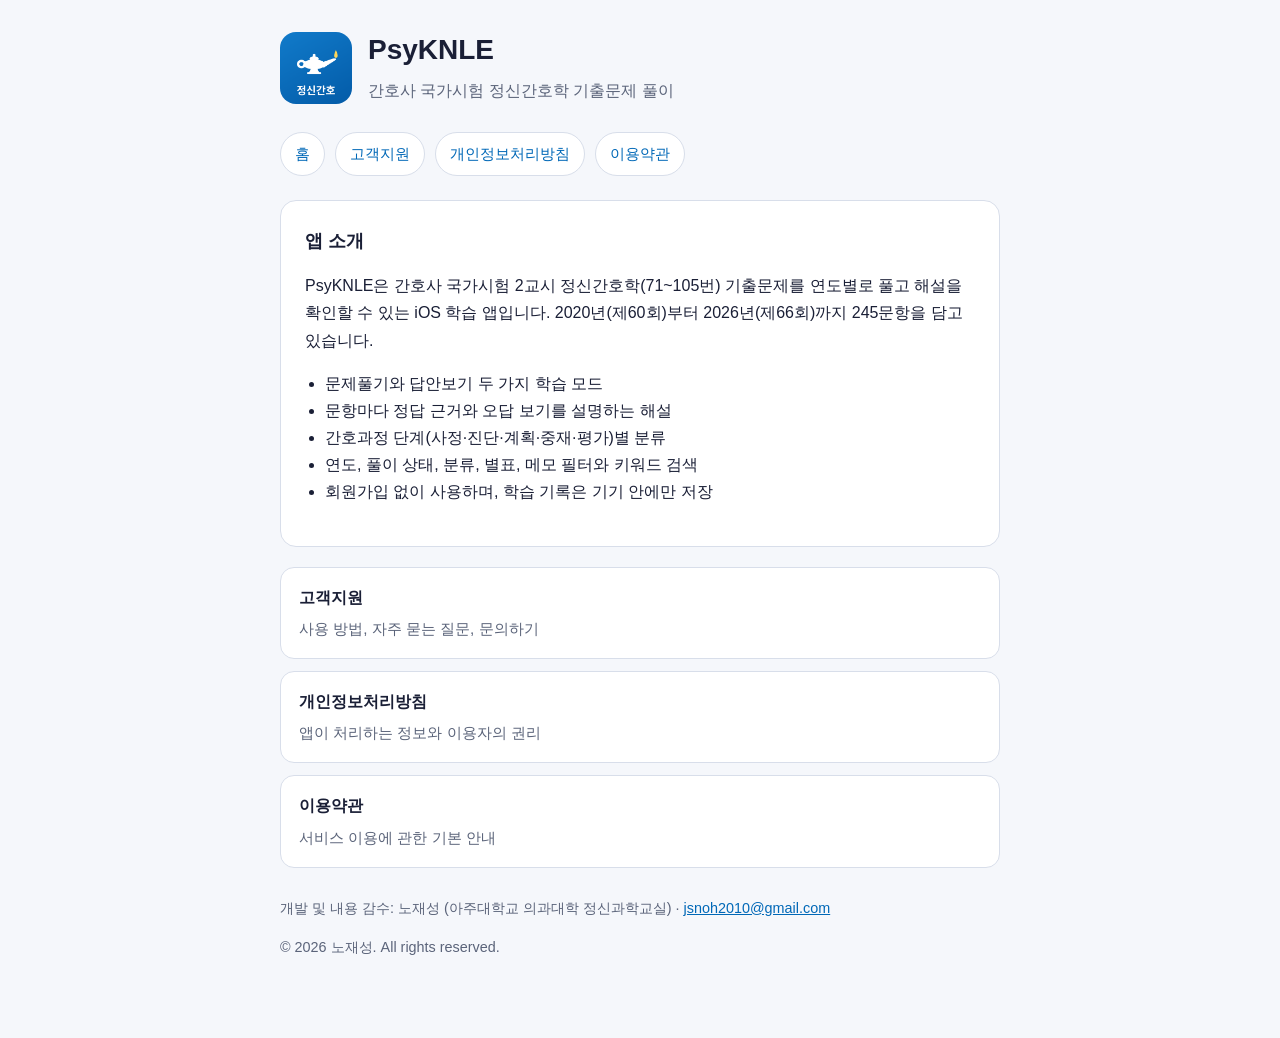
<file: docs/index.html>
<!DOCTYPE html>
<html lang="ko">
<head>
  <meta charset="utf-8">
  <meta name="viewport" content="width=device-width, initial-scale=1">
  <title>PsyKNLE | 간호사 국가시험 정신간호학</title>
  <meta name="description" content="간호사 국가시험 정신간호학 기출문제 풀이 앱 PsyKNLE의 소개, 고객지원, 개인정보처리방침">
  <link rel="icon" href="icon.png">
  <link rel="apple-touch-icon" href="icon.png">
  <link rel="stylesheet" href="style.css">
</head>
<body>
  <div class="wrap">
    <header class="brand">
      <img src="icon.png" alt="PsyKNLE 앱 아이콘">
      <div>
        <h1>PsyKNLE</h1>
        <p>간호사 국가시험 정신간호학 기출문제 풀이</p>
      </div>
    </header>

    <nav>
      <a href="index.html">홈</a>
      <a href="support.html">고객지원</a>
      <a href="privacy.html">개인정보처리방침</a>
      <a href="terms.html">이용약관</a>
    </nav>

    <section class="card">
      <h2>앱 소개</h2>
      <p>
        PsyKNLE은 간호사 국가시험 2교시 정신간호학(71~105번) 기출문제를 연도별로 풀고
        해설을 확인할 수 있는 iOS 학습 앱입니다. 2020년(제60회)부터 2026년(제66회)까지
        245문항을 담고 있습니다.
      </p>
      <ul>
        <li>문제풀기와 답안보기 두 가지 학습 모드</li>
        <li>문항마다 정답 근거와 오답 보기를 설명하는 해설</li>
        <li>간호과정 단계(사정·진단·계획·중재·평가)별 분류</li>
        <li>연도, 풀이 상태, 분류, 별표, 메모 필터와 키워드 검색</li>
        <li>회원가입 없이 사용하며, 학습 기록은 기기 안에만 저장</li>
      </ul>
    </section>

    <section class="hero-links">
      <a href="support.html">
        <strong>고객지원</strong>
        <span>사용 방법, 자주 묻는 질문, 문의하기</span>
      </a>
      <a href="privacy.html">
        <strong>개인정보처리방침</strong>
        <span>앱이 처리하는 정보와 이용자의 권리</span>
      </a>
      <a href="terms.html">
        <strong>이용약관</strong>
        <span>서비스 이용에 관한 기본 안내</span>
      </a>
    </section>

    <footer>
      <p>개발 및 내용 감수: 노재성 (아주대학교 의과대학 정신과학교실) · <a href="mailto:jsnoh2010@gmail.com">jsnoh2010@gmail.com</a></p>
      <p>© 2026 노재성. All rights reserved.</p>
    </footer>
  </div>
</body>
</html>
</file>
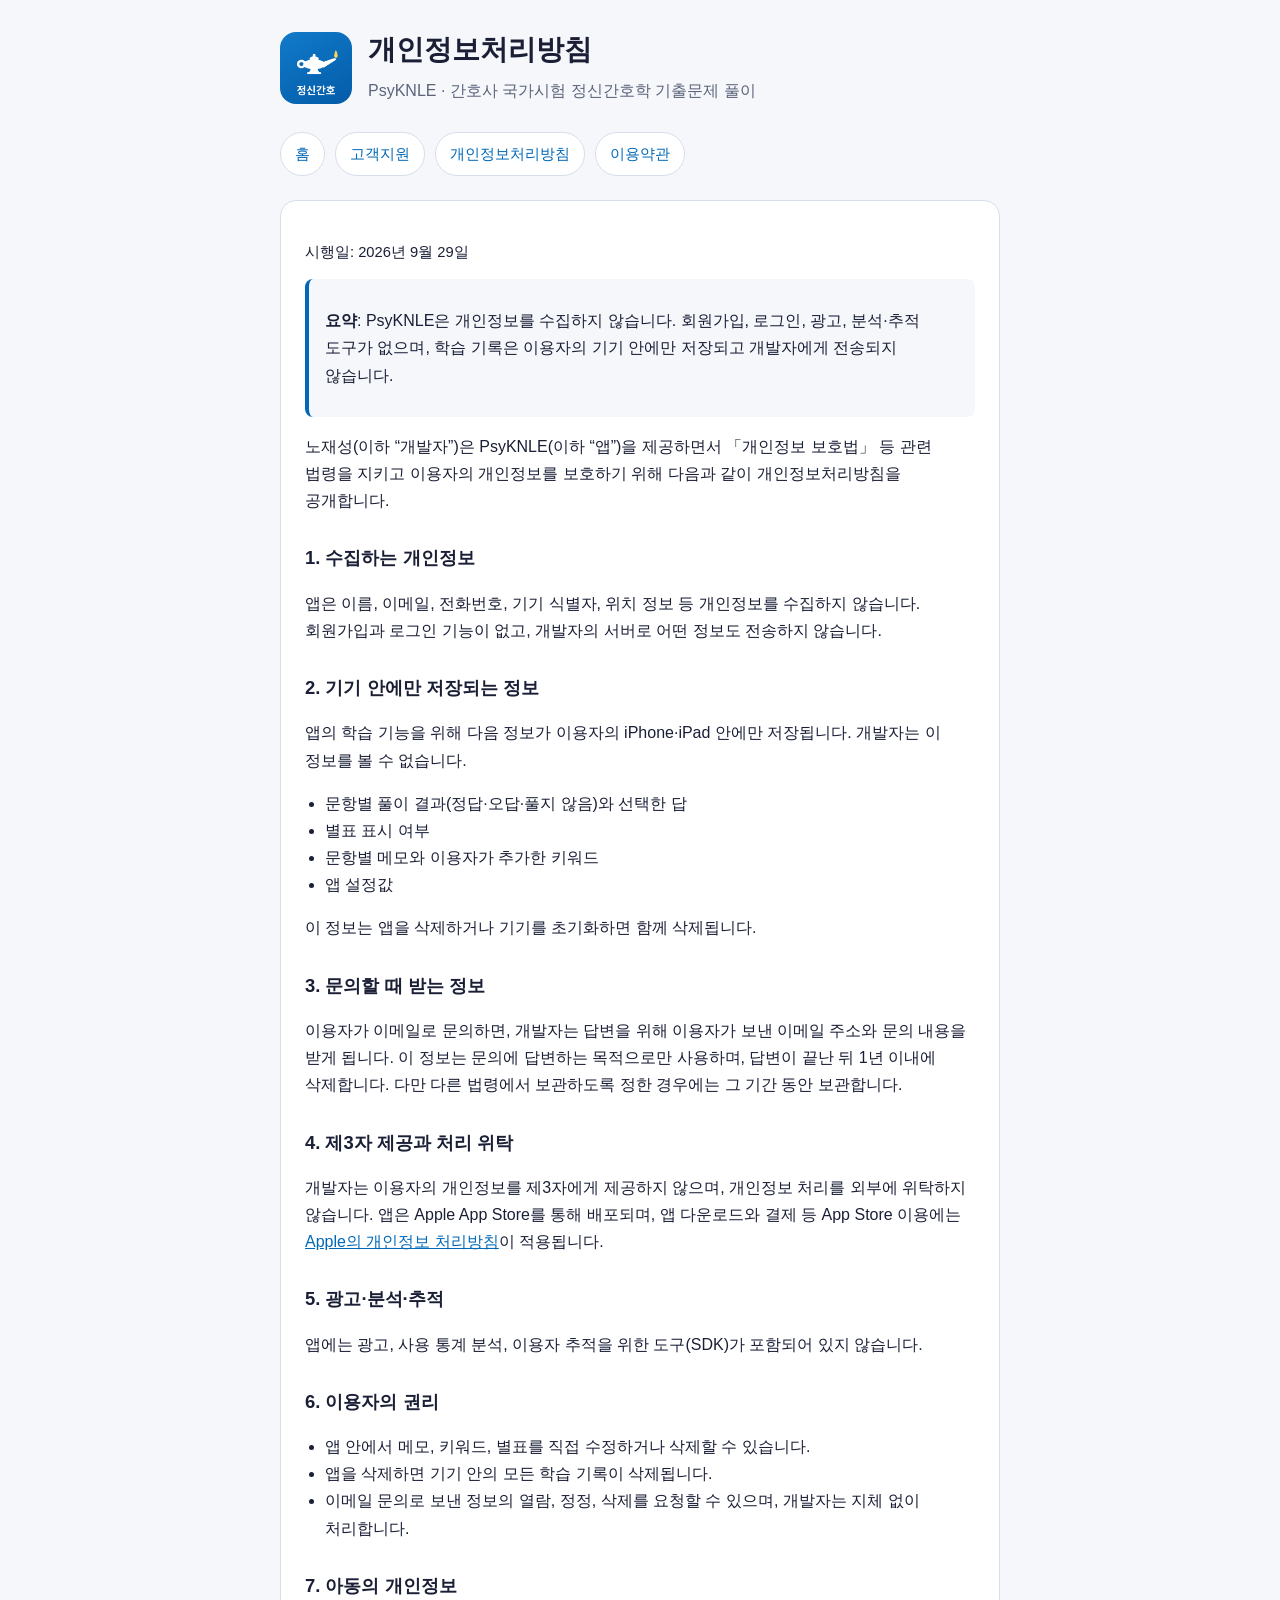
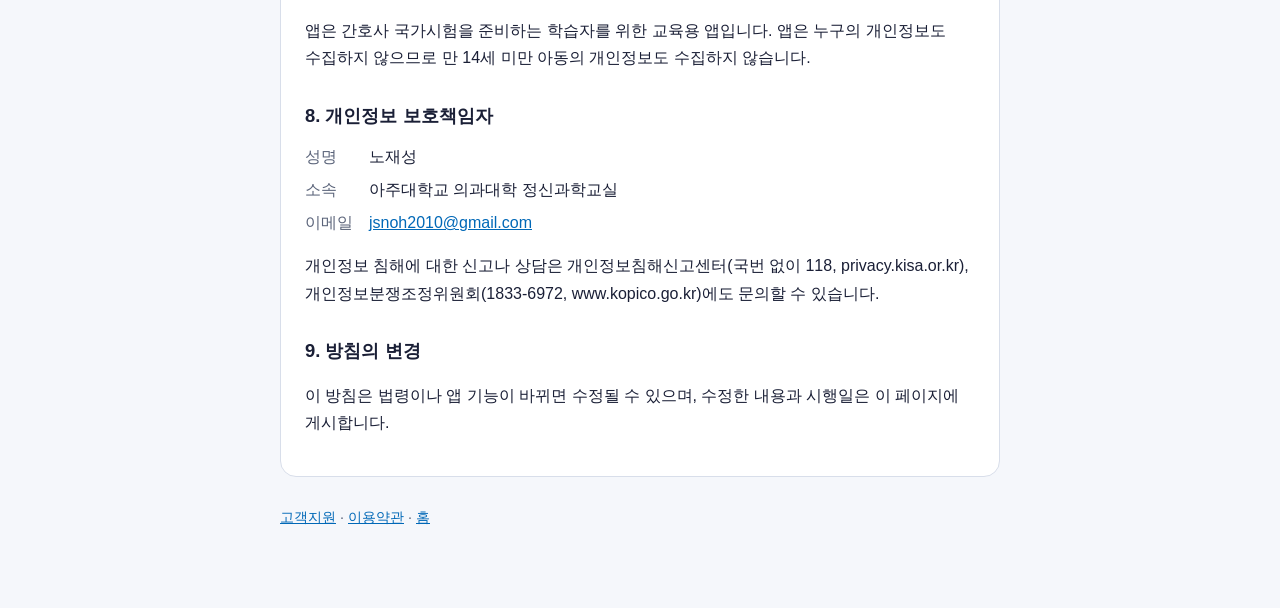
<file: docs/privacy.html>
<!DOCTYPE html>
<html lang="ko">
<head>
  <meta charset="utf-8">
  <meta name="viewport" content="width=device-width, initial-scale=1">
  <title>개인정보처리방침 | PsyKNLE</title>
  <meta name="description" content="PsyKNLE 개인정보처리방침">
  <link rel="icon" href="icon.png">
  <link rel="stylesheet" href="style.css">
</head>
<body>
  <div class="wrap">
    <header class="brand">
      <img src="icon.png" alt="PsyKNLE 앱 아이콘">
      <div>
        <h1>개인정보처리방침</h1>
        <p>PsyKNLE · 간호사 국가시험 정신간호학 기출문제 풀이</p>
      </div>
    </header>

    <nav>
      <a href="index.html">홈</a>
      <a href="support.html">고객지원</a>
      <a href="privacy.html">개인정보처리방침</a>
      <a href="terms.html">이용약관</a>
    </nav>

    <article class="card">
      <p class="meta">시행일: 2026년 9월 29일</p>

      <div class="notice">
        <p><strong>요약</strong>: PsyKNLE은 개인정보를 수집하지 않습니다. 회원가입, 로그인, 광고, 분석·추적 도구가 없으며,
        학습 기록은 이용자의 기기 안에만 저장되고 개발자에게 전송되지 않습니다.</p>
      </div>

      <p>
        노재성(이하 “개발자”)은 PsyKNLE(이하 “앱”)을 제공하면서 「개인정보 보호법」 등 관련 법령을 지키고
        이용자의 개인정보를 보호하기 위해 다음과 같이 개인정보처리방침을 공개합니다.
      </p>

      <h2>1. 수집하는 개인정보</h2>
      <p>
        앱은 이름, 이메일, 전화번호, 기기 식별자, 위치 정보 등 개인정보를 수집하지 않습니다.
        회원가입과 로그인 기능이 없고, 개발자의 서버로 어떤 정보도 전송하지 않습니다.
      </p>

      <h2>2. 기기 안에만 저장되는 정보</h2>
      <p>앱의 학습 기능을 위해 다음 정보가 이용자의 iPhone·iPad 안에만 저장됩니다. 개발자는 이 정보를 볼 수 없습니다.</p>
      <ul>
        <li>문항별 풀이 결과(정답·오답·풀지 않음)와 선택한 답</li>
        <li>별표 표시 여부</li>
        <li>문항별 메모와 이용자가 추가한 키워드</li>
        <li>앱 설정값</li>
      </ul>
      <p>이 정보는 앱을 삭제하거나 기기를 초기화하면 함께 삭제됩니다.</p>

      <h2>3. 문의할 때 받는 정보</h2>
      <p>
        이용자가 이메일로 문의하면, 개발자는 답변을 위해 이용자가 보낸 이메일 주소와 문의 내용을 받게 됩니다.
        이 정보는 문의에 답변하는 목적으로만 사용하며, 답변이 끝난 뒤 1년 이내에 삭제합니다.
        다만 다른 법령에서 보관하도록 정한 경우에는 그 기간 동안 보관합니다.
      </p>

      <h2>4. 제3자 제공과 처리 위탁</h2>
      <p>
        개발자는 이용자의 개인정보를 제3자에게 제공하지 않으며, 개인정보 처리를 외부에 위탁하지 않습니다.
        앱은 Apple App Store를 통해 배포되며, 앱 다운로드와 결제 등 App Store 이용에는
        <a href="https://www.apple.com/kr/legal/privacy/" rel="noopener">Apple의 개인정보 처리방침</a>이 적용됩니다.
      </p>

      <h2>5. 광고·분석·추적</h2>
      <p>앱에는 광고, 사용 통계 분석, 이용자 추적을 위한 도구(SDK)가 포함되어 있지 않습니다.</p>

      <h2>6. 이용자의 권리</h2>
      <ul>
        <li>앱 안에서 메모, 키워드, 별표를 직접 수정하거나 삭제할 수 있습니다.</li>
        <li>앱을 삭제하면 기기 안의 모든 학습 기록이 삭제됩니다.</li>
        <li>이메일 문의로 보낸 정보의 열람, 정정, 삭제를 요청할 수 있으며, 개발자는 지체 없이 처리합니다.</li>
      </ul>

      <h2>7. 아동의 개인정보</h2>
      <p>
        앱은 간호사 국가시험을 준비하는 학습자를 위한 교육용 앱입니다. 앱은 누구의 개인정보도 수집하지 않으므로
        만 14세 미만 아동의 개인정보도 수집하지 않습니다.
      </p>

      <h2>8. 개인정보 보호책임자</h2>
      <dl class="info">
        <dt>성명</dt><dd>노재성</dd>
        <dt>소속</dt><dd>아주대학교 의과대학 정신과학교실</dd>
        <dt>이메일</dt><dd><a href="mailto:jsnoh2010@gmail.com">jsnoh2010@gmail.com</a></dd>
      </dl>
      <p>
        개인정보 침해에 대한 신고나 상담은 개인정보침해신고센터(국번 없이 118, privacy.kisa.or.kr),
        개인정보분쟁조정위원회(1833-6972, www.kopico.go.kr)에도 문의할 수 있습니다.
      </p>

      <h2>9. 방침의 변경</h2>
      <p>
        이 방침은 법령이나 앱 기능이 바뀌면 수정될 수 있으며, 수정한 내용과 시행일은 이 페이지에 게시합니다.
      </p>
    </article>

    <footer>
      <p><a href="support.html">고객지원</a> · <a href="terms.html">이용약관</a> · <a href="index.html">홈</a></p>
    </footer>
  </div>
</body>
</html>
</file>
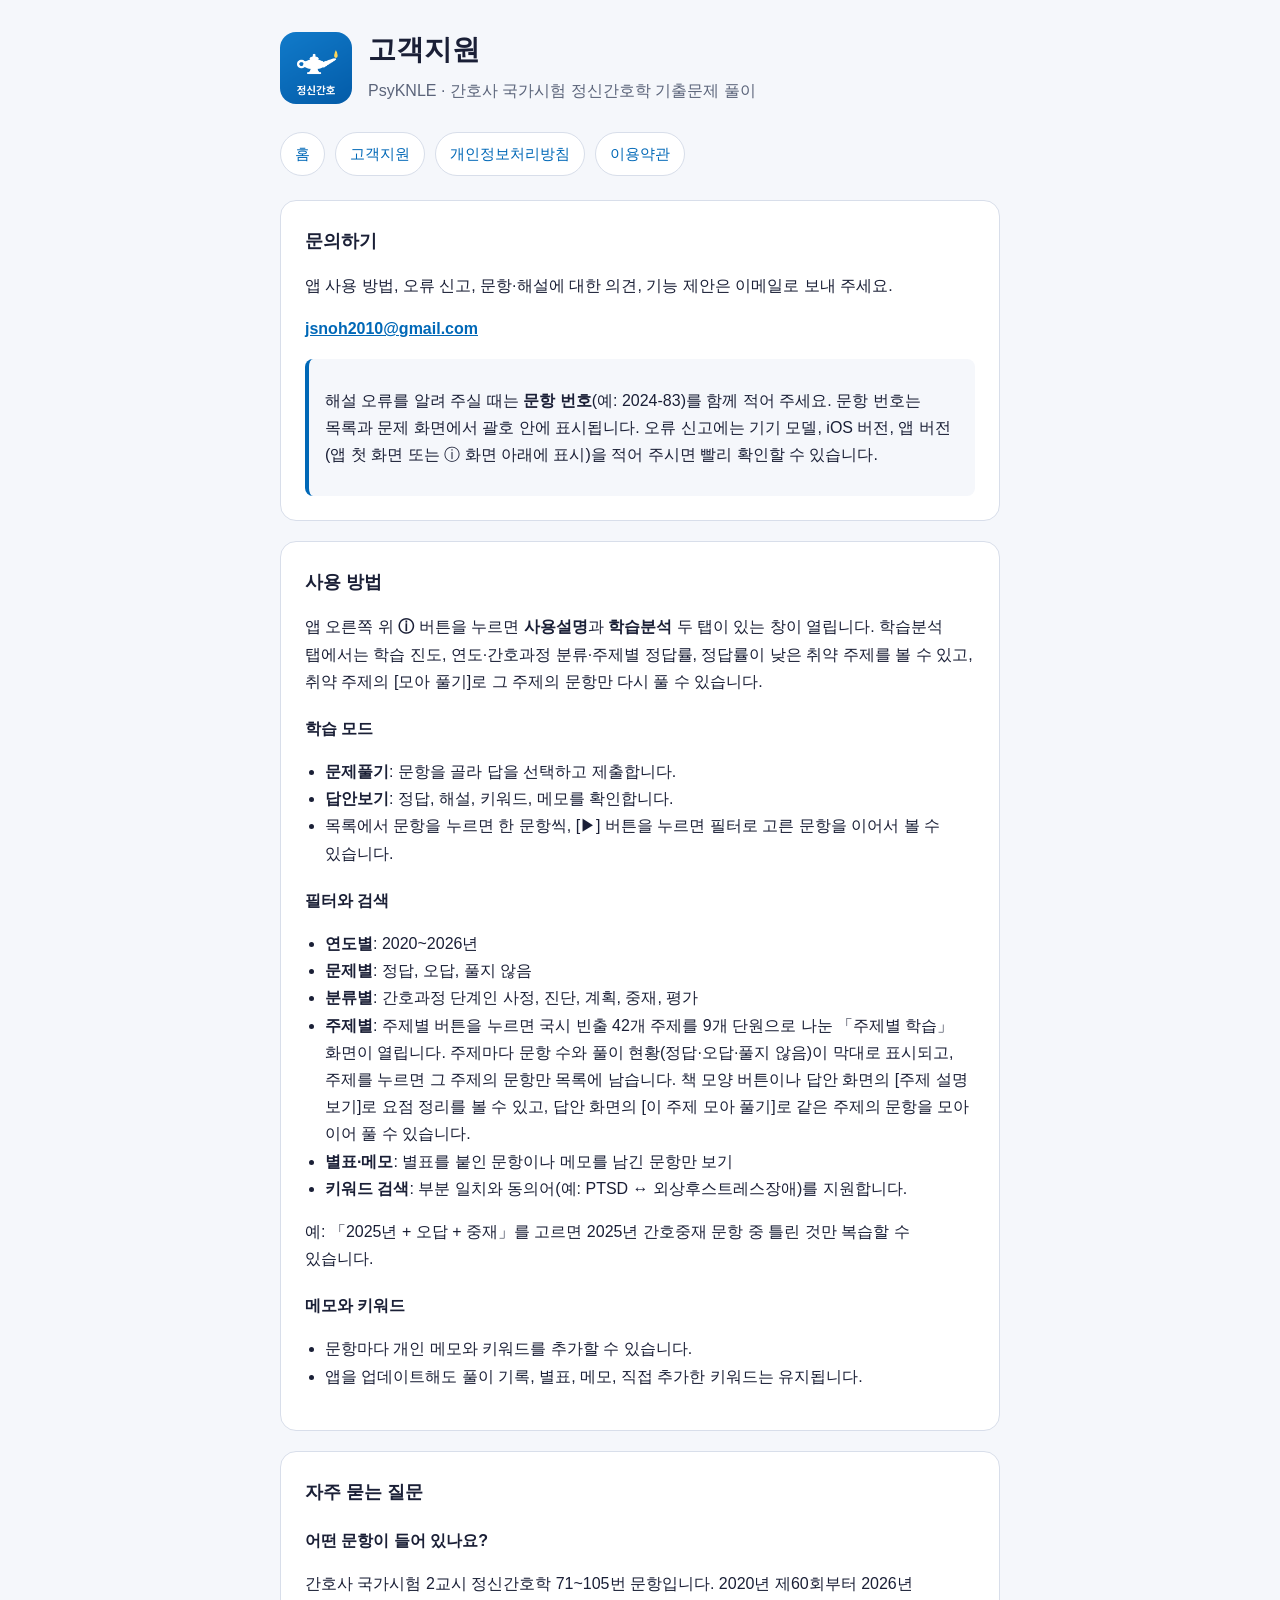
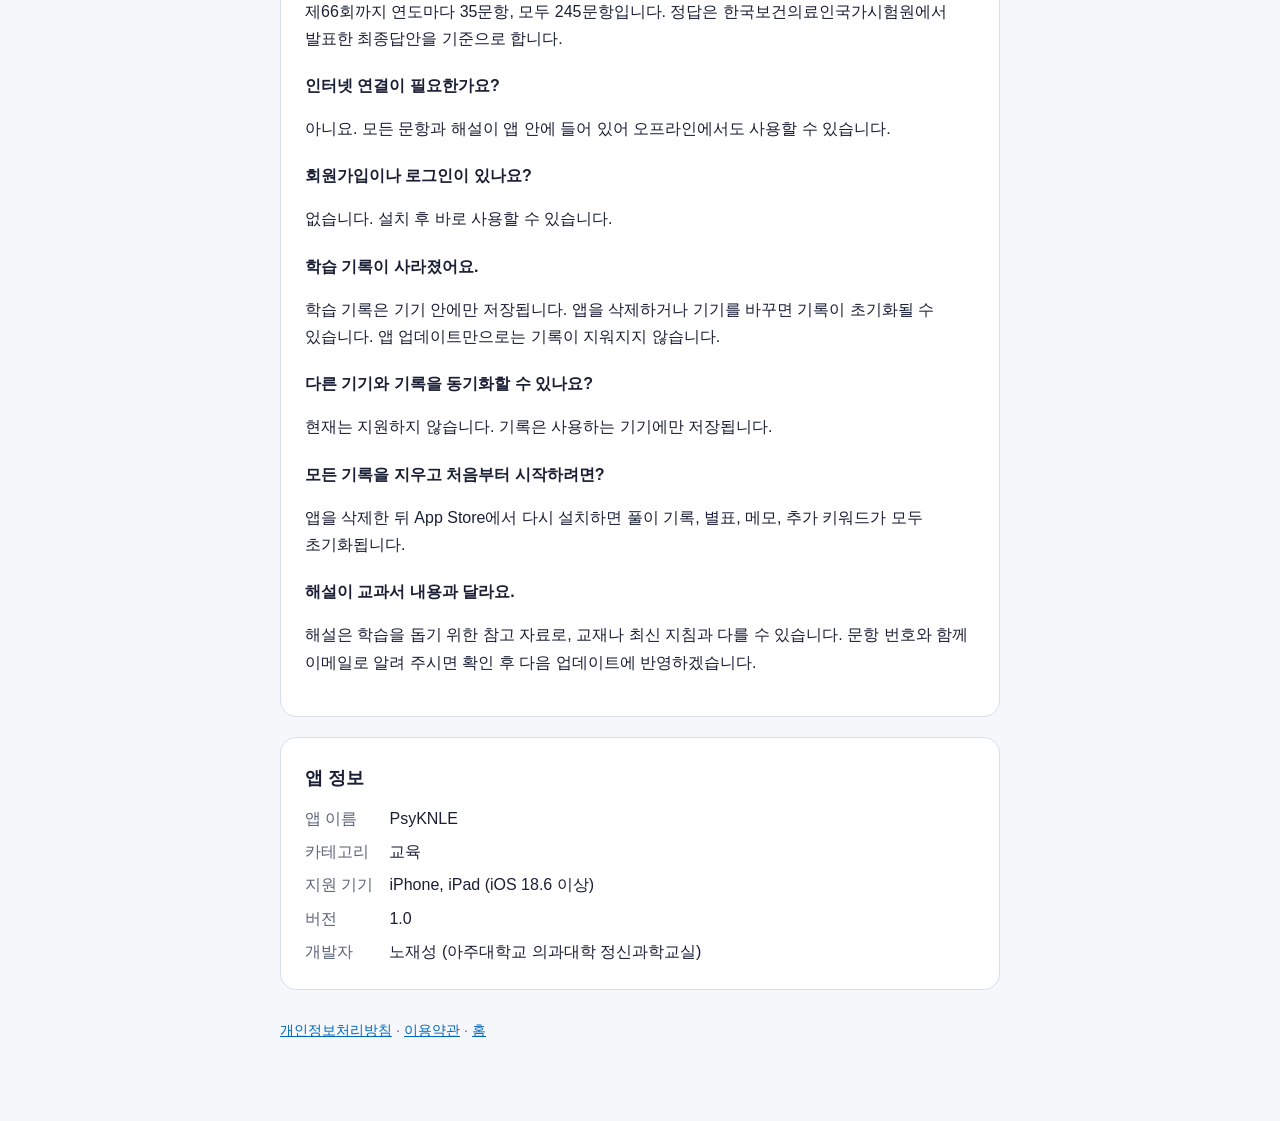
<file: docs/support.html>
<!DOCTYPE html>
<html lang="ko">
<head>
  <meta charset="utf-8">
  <meta name="viewport" content="width=device-width, initial-scale=1">
  <title>고객지원 | PsyKNLE</title>
  <meta name="description" content="PsyKNLE 사용 방법, 자주 묻는 질문, 문의 안내">
  <link rel="icon" href="icon.png">
  <link rel="stylesheet" href="style.css">
</head>
<body>
  <div class="wrap">
    <header class="brand">
      <img src="icon.png" alt="PsyKNLE 앱 아이콘">
      <div>
        <h1>고객지원</h1>
        <p>PsyKNLE · 간호사 국가시험 정신간호학 기출문제 풀이</p>
      </div>
    </header>

    <nav>
      <a href="index.html">홈</a>
      <a href="support.html">고객지원</a>
      <a href="privacy.html">개인정보처리방침</a>
      <a href="terms.html">이용약관</a>
    </nav>

    <section class="card">
      <h2>문의하기</h2>
      <p>앱 사용 방법, 오류 신고, 문항·해설에 대한 의견, 기능 제안은 이메일로 보내 주세요.</p>
      <p><strong><a href="mailto:jsnoh2010@gmail.com?subject=%5BPsyKNLE%5D%20%EB%AC%B8%EC%9D%98">jsnoh2010@gmail.com</a></strong></p>
      <div class="notice">
        <p>해설 오류를 알려 주실 때는 <strong>문항 번호</strong>(예: 2024-83)를 함께 적어 주세요.
        문항 번호는 목록과 문제 화면에서 괄호 안에 표시됩니다.
        오류 신고에는 기기 모델, iOS 버전, 앱 버전(앱 첫 화면 또는 ⓘ 화면 아래에 표시)을 적어 주시면 빨리 확인할 수 있습니다.</p>
      </div>
    </section>

    <section class="card">
      <h2>사용 방법</h2>
      <p>앱 오른쪽 위 <strong>ⓘ</strong> 버튼을 누르면 <strong>사용설명</strong>과 <strong>학습분석</strong> 두 탭이 있는 창이 열립니다. 학습분석 탭에서는 학습 진도, 연도·간호과정 분류·주제별 정답률, 정답률이 낮은 취약 주제를 볼 수 있고, 취약 주제의 [모아 풀기]로 그 주제의 문항만 다시 풀 수 있습니다.</p>

      <h3>학습 모드</h3>
      <ul>
        <li><strong>문제풀기</strong>: 문항을 골라 답을 선택하고 제출합니다.</li>
        <li><strong>답안보기</strong>: 정답, 해설, 키워드, 메모를 확인합니다.</li>
        <li>목록에서 문항을 누르면 한 문항씩, [▶] 버튼을 누르면 필터로 고른 문항을 이어서 볼 수 있습니다.</li>
      </ul>

      <h3>필터와 검색</h3>
      <ul>
        <li><strong>연도별</strong>: 2020~2026년</li>
        <li><strong>문제별</strong>: 정답, 오답, 풀지 않음</li>
        <li><strong>분류별</strong>: 간호과정 단계인 사정, 진단, 계획, 중재, 평가</li>
        <li><strong>주제별</strong>: 주제별 버튼을 누르면 국시 빈출 42개 주제를 9개 단원으로 나눈 「주제별 학습」 화면이 열립니다. 주제마다 문항 수와 풀이 현황(정답·오답·풀지 않음)이 막대로 표시되고, 주제를 누르면 그 주제의 문항만 목록에 남습니다. 책 모양 버튼이나 답안 화면의 [주제 설명 보기]로 요점 정리를 볼 수 있고, 답안 화면의 [이 주제 모아 풀기]로 같은 주제의 문항을 모아 이어 풀 수 있습니다.</li>
        <li><strong>별표·메모</strong>: 별표를 붙인 문항이나 메모를 남긴 문항만 보기</li>
        <li><strong>키워드 검색</strong>: 부분 일치와 동의어(예: PTSD ↔ 외상후스트레스장애)를 지원합니다.</li>
      </ul>
      <p>예: 「2025년 + 오답 + 중재」를 고르면 2025년 간호중재 문항 중 틀린 것만 복습할 수 있습니다.</p>

      <h3>메모와 키워드</h3>
      <ul>
        <li>문항마다 개인 메모와 키워드를 추가할 수 있습니다.</li>
        <li>앱을 업데이트해도 풀이 기록, 별표, 메모, 직접 추가한 키워드는 유지됩니다.</li>
      </ul>
    </section>

    <section class="card">
      <h2>자주 묻는 질문</h2>

      <h3>어떤 문항이 들어 있나요?</h3>
      <p>간호사 국가시험 2교시 정신간호학 71~105번 문항입니다. 2020년 제60회부터 2026년 제66회까지 연도마다 35문항, 모두 245문항입니다. 정답은 한국보건의료인국가시험원에서 발표한 최종답안을 기준으로 합니다.</p>

      <h3>인터넷 연결이 필요한가요?</h3>
      <p>아니요. 모든 문항과 해설이 앱 안에 들어 있어 오프라인에서도 사용할 수 있습니다.</p>

      <h3>회원가입이나 로그인이 있나요?</h3>
      <p>없습니다. 설치 후 바로 사용할 수 있습니다.</p>

      <h3>학습 기록이 사라졌어요.</h3>
      <p>학습 기록은 기기 안에만 저장됩니다. 앱을 삭제하거나 기기를 바꾸면 기록이 초기화될 수 있습니다. 앱 업데이트만으로는 기록이 지워지지 않습니다.</p>

      <h3>다른 기기와 기록을 동기화할 수 있나요?</h3>
      <p>현재는 지원하지 않습니다. 기록은 사용하는 기기에만 저장됩니다.</p>

      <h3>모든 기록을 지우고 처음부터 시작하려면?</h3>
      <p>앱을 삭제한 뒤 App Store에서 다시 설치하면 풀이 기록, 별표, 메모, 추가 키워드가 모두 초기화됩니다.</p>

      <h3>해설이 교과서 내용과 달라요.</h3>
      <p>해설은 학습을 돕기 위한 참고 자료로, 교재나 최신 지침과 다를 수 있습니다. 문항 번호와 함께 이메일로 알려 주시면 확인 후 다음 업데이트에 반영하겠습니다.</p>
    </section>

    <section class="card">
      <h2>앱 정보</h2>
      <dl class="info">
        <dt>앱 이름</dt><dd>PsyKNLE</dd>
        <dt>카테고리</dt><dd>교육</dd>
        <dt>지원 기기</dt><dd>iPhone, iPad (iOS 18.6 이상)</dd>
        <dt>버전</dt><dd>1.0</dd>
        <dt>개발자</dt><dd>노재성 (아주대학교 의과대학 정신과학교실)</dd>
      </dl>
    </section>

    <footer>
      <p><a href="privacy.html">개인정보처리방침</a> · <a href="terms.html">이용약관</a> · <a href="index.html">홈</a></p>
    </footer>
  </div>
</body>
</html>
</file>
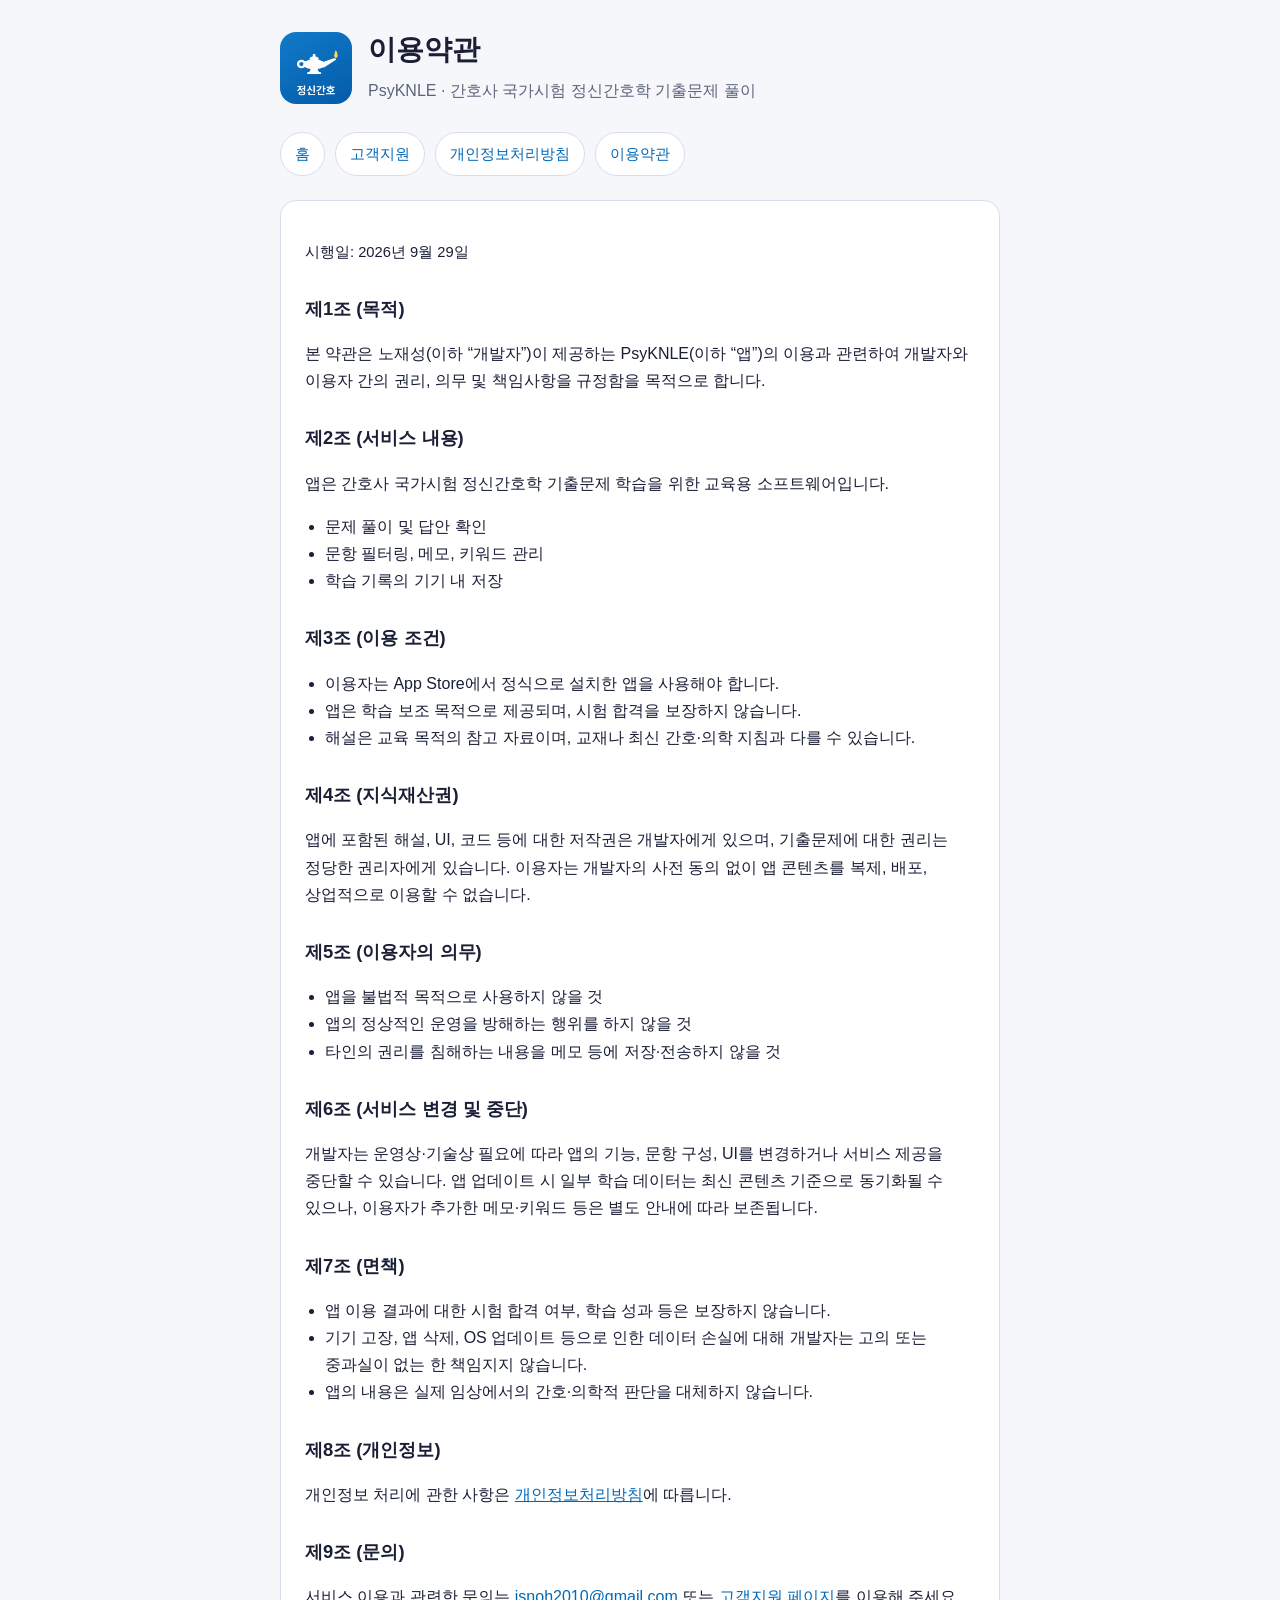
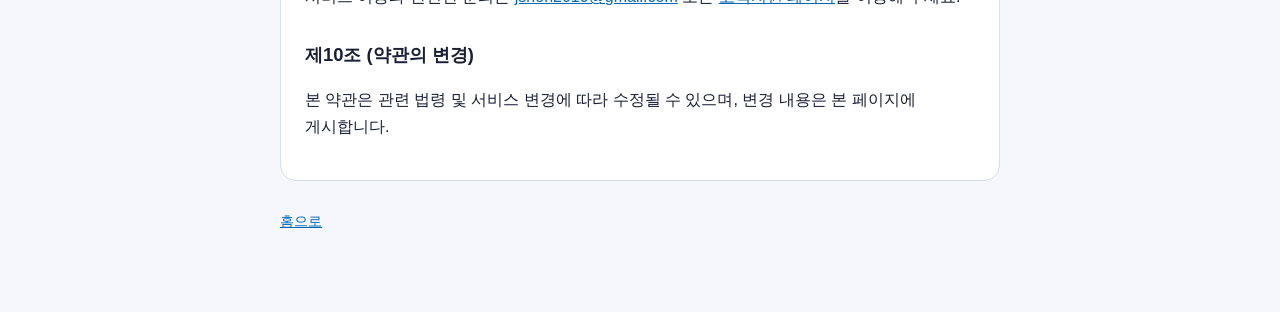
<file: docs/terms.html>
<!DOCTYPE html>
<html lang="ko">
<head>
  <meta charset="utf-8">
  <meta name="viewport" content="width=device-width, initial-scale=1">
  <title>이용약관 | PsyKNLE</title>
  <meta name="description" content="PsyKNLE 이용약관">
  <link rel="icon" href="icon.png">
  <link rel="stylesheet" href="style.css">
</head>
<body>
  <div class="wrap">
    <header class="brand">
      <img src="icon.png" alt="PsyKNLE 앱 아이콘">
      <div>
        <h1>이용약관</h1>
        <p>PsyKNLE · 간호사 국가시험 정신간호학 기출문제 풀이</p>
      </div>
    </header>

    <nav>
      <a href="index.html">홈</a>
      <a href="support.html">고객지원</a>
      <a href="privacy.html">개인정보처리방침</a>
      <a href="terms.html">이용약관</a>
    </nav>

    <article class="card">
      <p class="meta">시행일: 2026년 9월 29일</p>

      <h2>제1조 (목적)</h2>
      <p>
        본 약관은 노재성(이하 “개발자”)이 제공하는 PsyKNLE(이하 “앱”)의 이용과 관련하여
        개발자와 이용자 간의 권리, 의무 및 책임사항을 규정함을 목적으로 합니다.
      </p>

      <h2>제2조 (서비스 내용)</h2>
      <p>앱은 간호사 국가시험 정신간호학 기출문제 학습을 위한 교육용 소프트웨어입니다.</p>
      <ul>
        <li>문제 풀이 및 답안 확인</li>
        <li>문항 필터링, 메모, 키워드 관리</li>
        <li>학습 기록의 기기 내 저장</li>
      </ul>

      <h2>제3조 (이용 조건)</h2>
      <ul>
        <li>이용자는 App Store에서 정식으로 설치한 앱을 사용해야 합니다.</li>
        <li>앱은 학습 보조 목적으로 제공되며, 시험 합격을 보장하지 않습니다.</li>
        <li>해설은 교육 목적의 참고 자료이며, 교재나 최신 간호·의학 지침과 다를 수 있습니다.</li>
      </ul>

      <h2>제4조 (지식재산권)</h2>
      <p>
        앱에 포함된 해설, UI, 코드 등에 대한 저작권은 개발자에게 있으며, 기출문제에 대한 권리는 정당한 권리자에게 있습니다.
        이용자는 개발자의 사전 동의 없이 앱 콘텐츠를 복제, 배포, 상업적으로 이용할 수 없습니다.
      </p>

      <h2>제5조 (이용자의 의무)</h2>
      <ul>
        <li>앱을 불법적 목적으로 사용하지 않을 것</li>
        <li>앱의 정상적인 운영을 방해하는 행위를 하지 않을 것</li>
        <li>타인의 권리를 침해하는 내용을 메모 등에 저장·전송하지 않을 것</li>
      </ul>

      <h2>제6조 (서비스 변경 및 중단)</h2>
      <p>
        개발자는 운영상·기술상 필요에 따라 앱의 기능, 문항 구성, UI를 변경하거나
        서비스 제공을 중단할 수 있습니다. 앱 업데이트 시 일부 학습 데이터는
        최신 콘텐츠 기준으로 동기화될 수 있으나, 이용자가 추가한 메모·키워드 등은
        별도 안내에 따라 보존됩니다.
      </p>

      <h2>제7조 (면책)</h2>
      <ul>
        <li>앱 이용 결과에 대한 시험 합격 여부, 학습 성과 등은 보장하지 않습니다.</li>
        <li>기기 고장, 앱 삭제, OS 업데이트 등으로 인한 데이터 손실에 대해 개발자는 고의 또는 중과실이 없는 한 책임지지 않습니다.</li>
        <li>앱의 내용은 실제 임상에서의 간호·의학적 판단을 대체하지 않습니다.</li>
      </ul>

      <h2>제8조 (개인정보)</h2>
      <p>
        개인정보 처리에 관한 사항은
        <a href="privacy.html">개인정보처리방침</a>에 따릅니다.
      </p>

      <h2>제9조 (문의)</h2>
      <p>
        서비스 이용과 관련한 문의는
        <a href="mailto:jsnoh2010@gmail.com">jsnoh2010@gmail.com</a> 또는
        <a href="support.html">고객지원 페이지</a>를 이용해 주세요.
      </p>

      <h2>제10조 (약관의 변경)</h2>
      <p>
        본 약관은 관련 법령 및 서비스 변경에 따라 수정될 수 있으며,
        변경 내용은 본 페이지에 게시합니다.
      </p>
    </article>

    <footer>
      <p><a href="index.html">홈으로</a></p>
    </footer>
  </div>
</body>
</html>
</file>
<file: docs/style.css>
:root {
  color-scheme: light dark;
  --bg: #f5f7fb;
  --card: #ffffff;
  --text: #1a1f36;
  --muted: #5b647a;
  --accent: #0068b7;
  --border: #d8deea;
}

@media (prefers-color-scheme: dark) {
  :root {
    --bg: #0f1419;
    --card: #171d27;
    --text: #eef2ff;
    --muted: #a8b0c3;
    --accent: #6fb3ec;
    --border: #2a3344;
  }
}

* {
  box-sizing: border-box;
}

body {
  margin: 0;
  font-family: -apple-system, BlinkMacSystemFont, "Apple SD Gothic Neo", "Noto Sans KR", sans-serif;
  background: var(--bg);
  color: var(--text);
  line-height: 1.7;
  word-break: keep-all;
  overflow-wrap: anywhere;
}

a {
  color: var(--accent);
}

.wrap {
  max-width: 760px;
  margin: 0 auto;
  padding: 32px 20px 64px;
}

header {
  margin-bottom: 28px;
}

header h1 {
  margin: 0 0 8px;
  font-size: 1.75rem;
  line-height: 1.3;
}

header p {
  margin: 0;
  color: var(--muted);
}

nav {
  display: flex;
  flex-wrap: wrap;
  gap: 10px;
  margin-bottom: 24px;
}

nav a {
  display: inline-block;
  padding: 8px 14px;
  border: 1px solid var(--border);
  border-radius: 999px;
  text-decoration: none;
  background: var(--card);
  font-size: 0.95rem;
}

.card {
  background: var(--card);
  border: 1px solid var(--border);
  border-radius: 16px;
  padding: 24px;
  margin-bottom: 20px;
}

.card h2 {
  margin: 28px 0 12px;
  font-size: 1.15rem;
}

.card h2:first-child {
  margin-top: 0;
}

.card h3 {
  margin: 20px 0 8px;
  font-size: 1rem;
}

.card p,
.card li {
  color: var(--text);
}

.card ul,
.card ol {
  padding-left: 1.25rem;
}

.meta {
  color: var(--muted);
  font-size: 0.92rem;
}

footer {
  margin-top: 28px;
  color: var(--muted);
  font-size: 0.9rem;
}

.hero-links {
  display: grid;
  gap: 12px;
}

.hero-links a {
  display: block;
  padding: 16px 18px;
  border-radius: 14px;
  border: 1px solid var(--border);
  background: var(--card);
  text-decoration: none;
  color: inherit;
}

.hero-links a strong {
  display: block;
  margin-bottom: 4px;
  color: var(--text);
}

.hero-links a span {
  color: var(--muted);
  font-size: 0.95rem;
}

.brand {
  display: flex;
  align-items: center;
  gap: 16px;
}

.brand img {
  width: 72px;
  height: 72px;
  border-radius: 16px;
  flex-shrink: 0;
}

.notice {
  border-left: 4px solid var(--accent);
  padding: 12px 16px;
  background: var(--bg);
  border-radius: 8px;
}

dl.info {
  display: grid;
  grid-template-columns: max-content 1fr;
  gap: 6px 16px;
  margin: 0;
}

dl.info dt {
  color: var(--muted);
}

dl.info dd {
  margin: 0;
}
</file>
